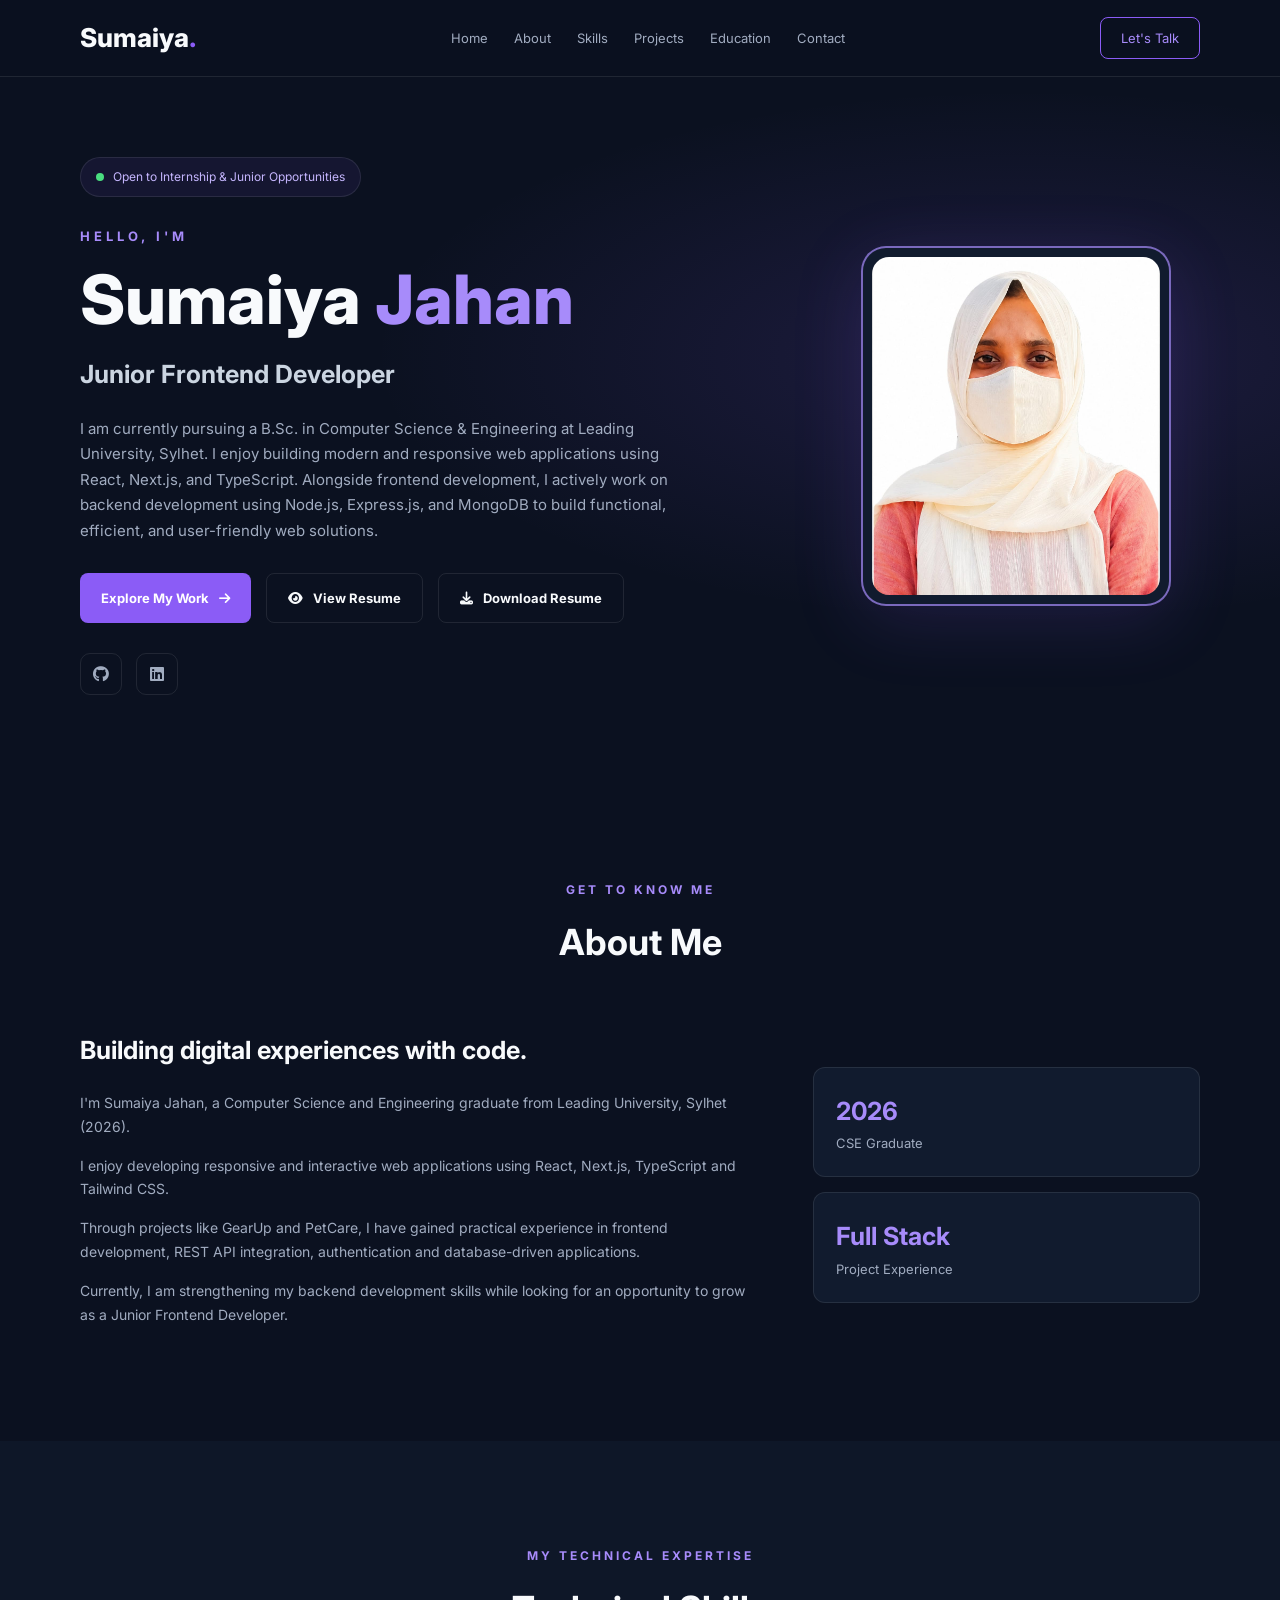
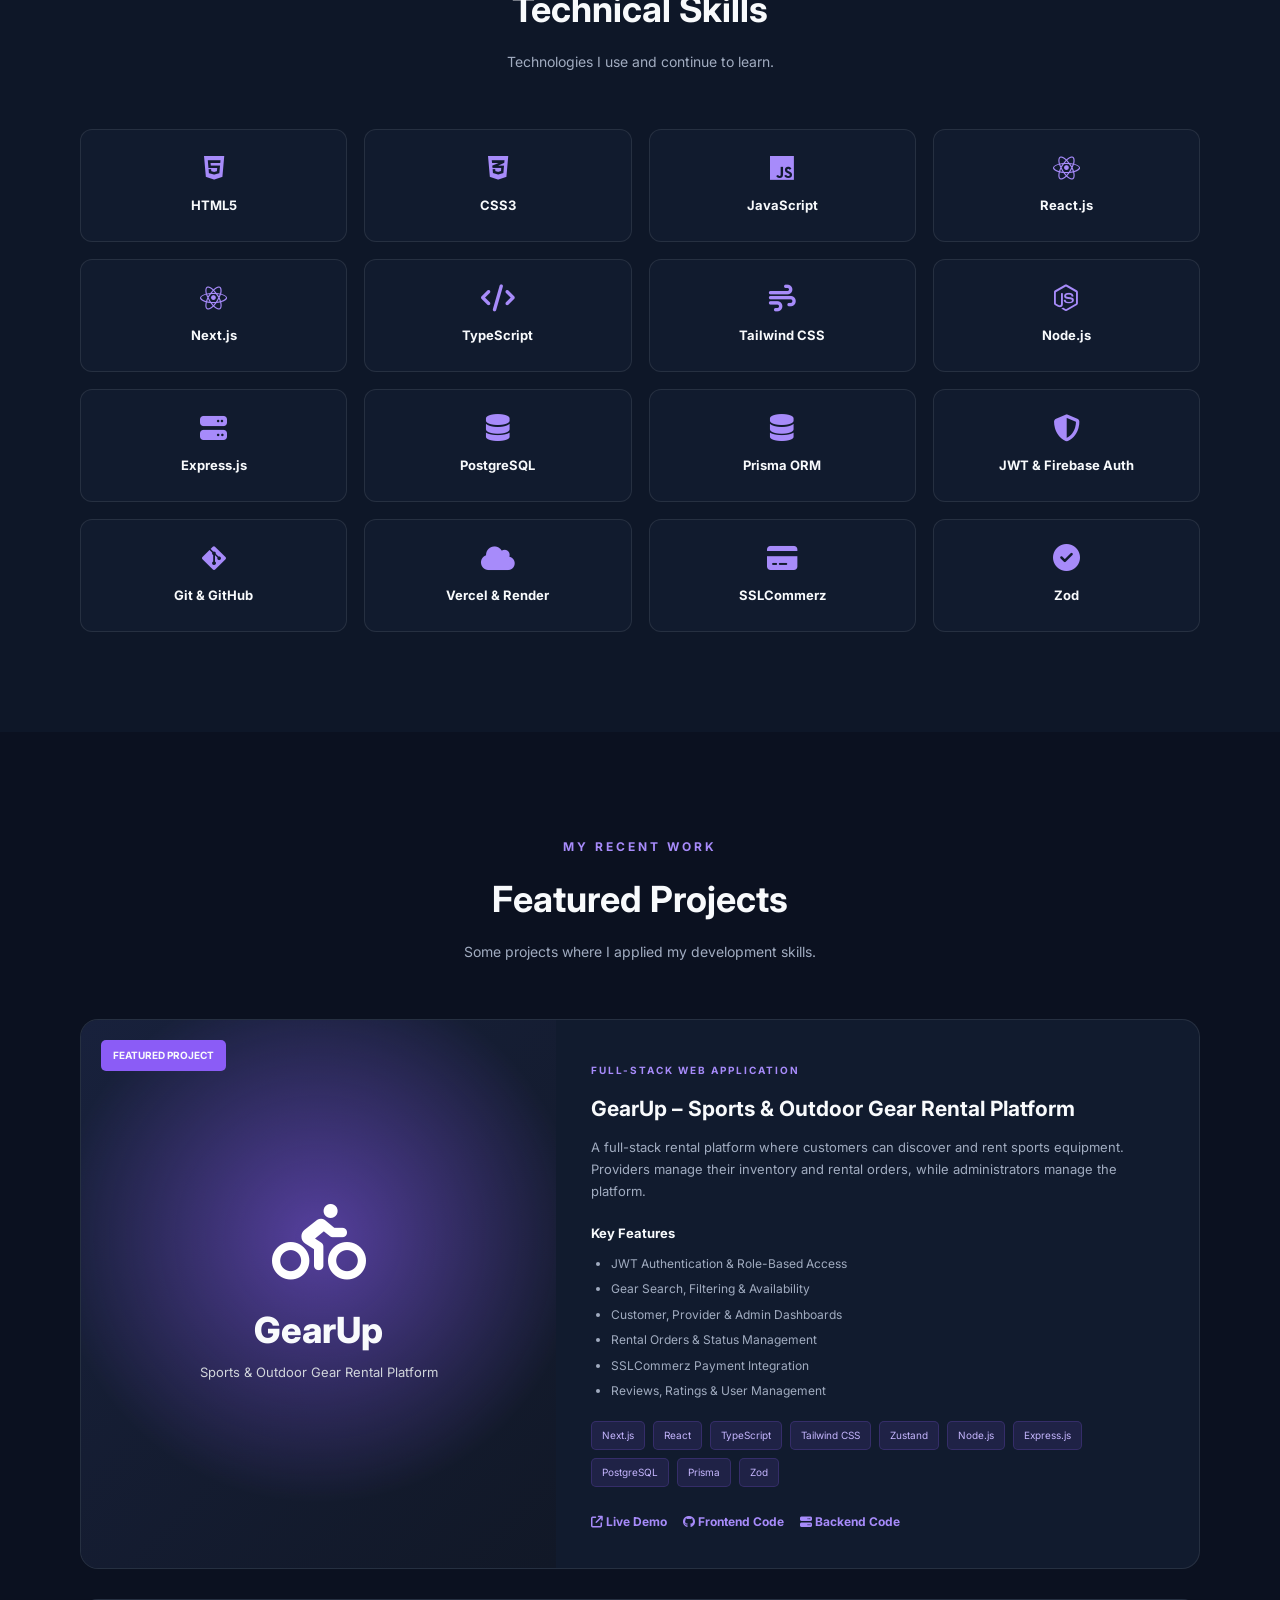
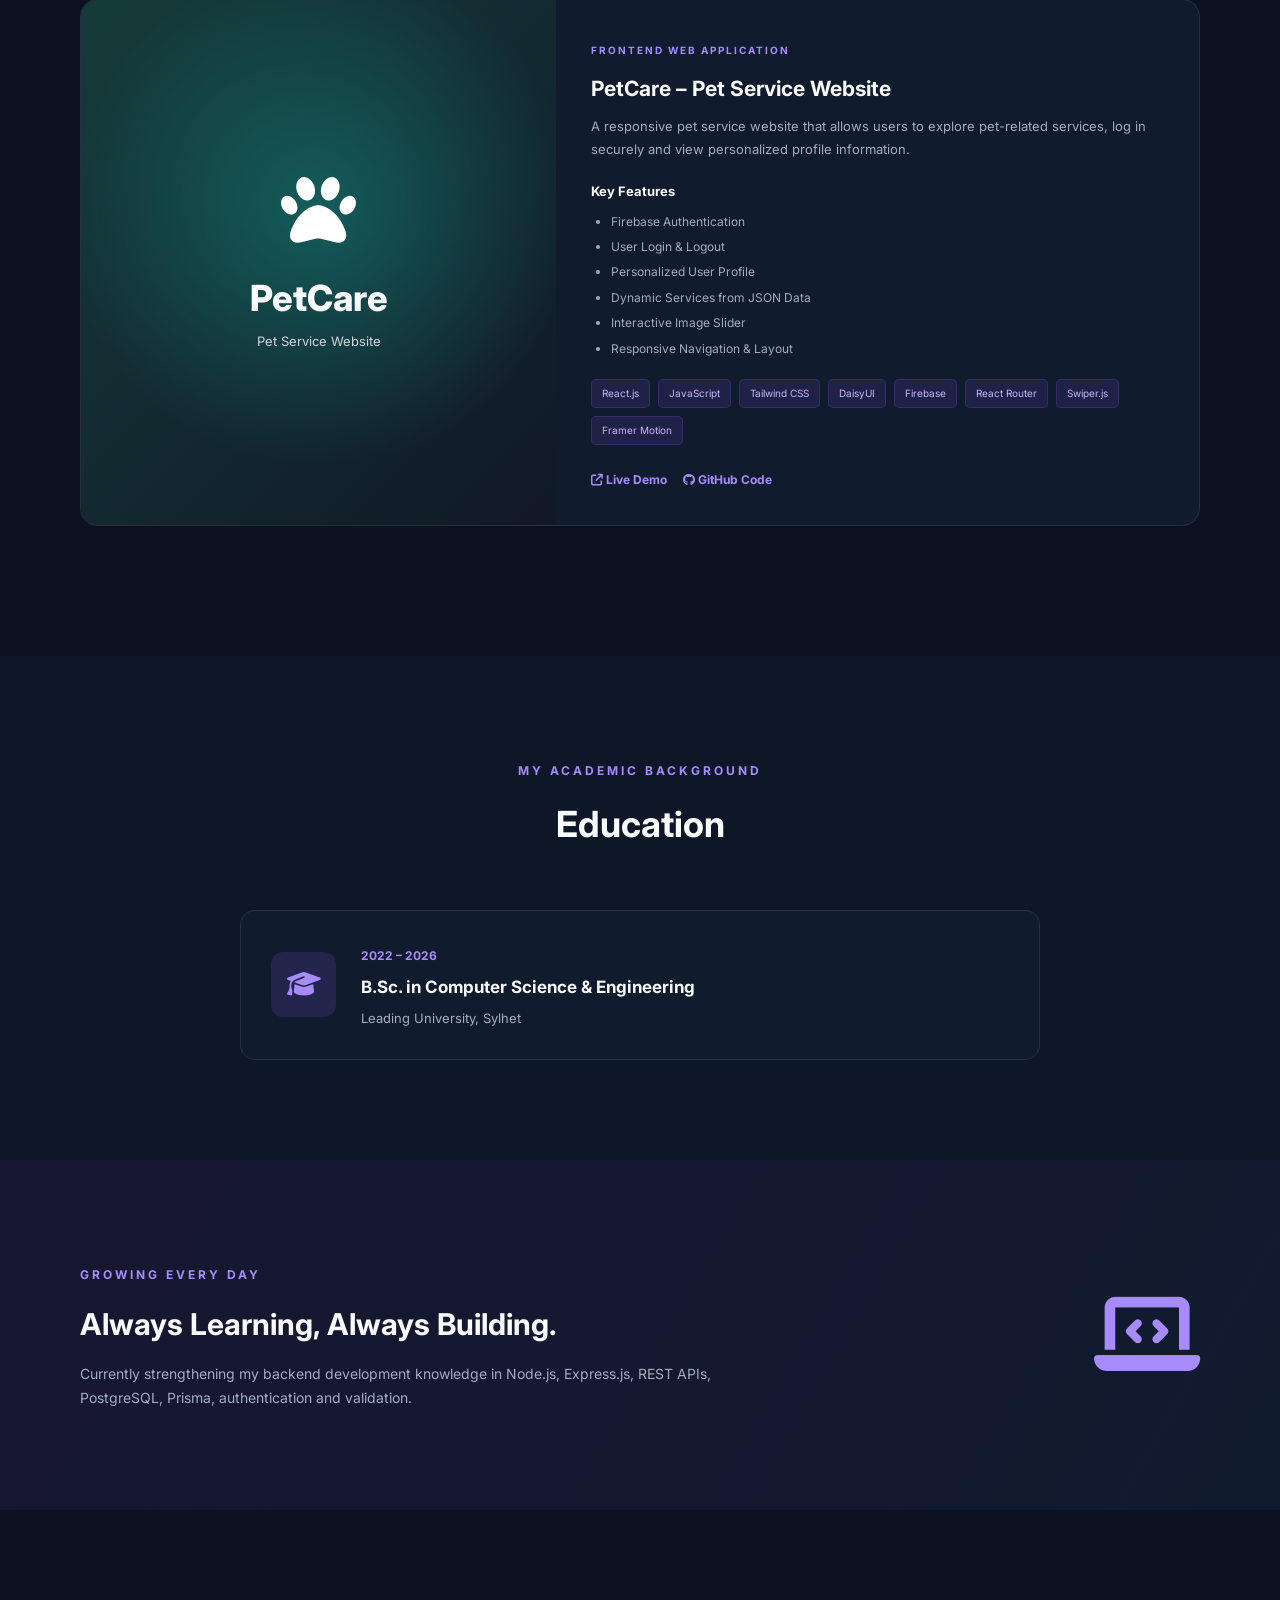
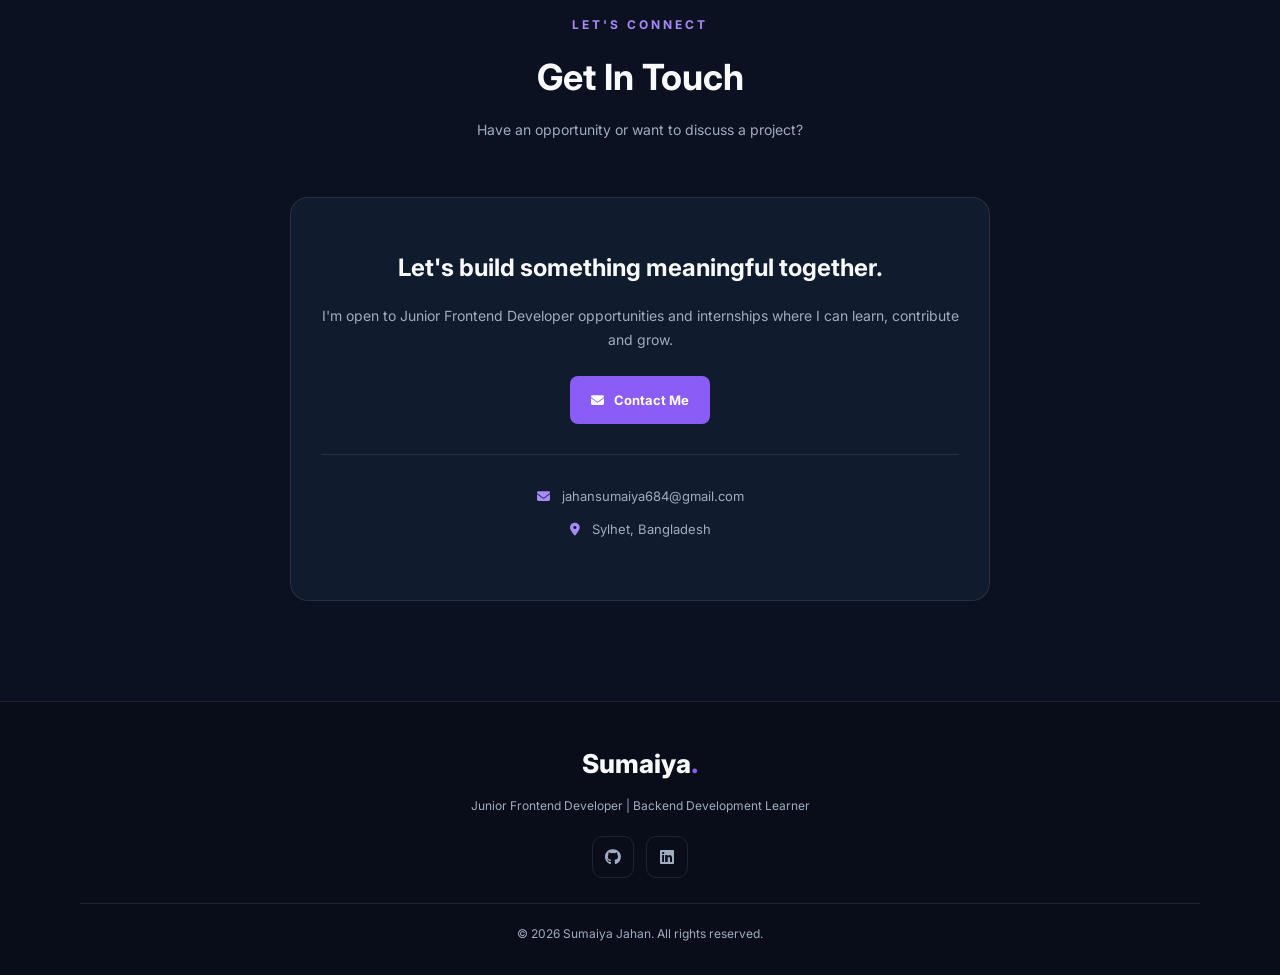
<file: index.html>
<!DOCTYPE html>
<html lang="en">
<head>
  <meta charset="UTF-8">
  <meta name="viewport" content="width=device-width, initial-scale=1.0">

  <title>Sumaiya Jahan | Junior Frontend Developer</title>

  <meta name="description"
    content="Sumaiya Jahan - Junior Frontend Developer. Explore my portfolio, skills and projects.">

  <link rel="preconnect" href="https://fonts.googleapis.com">
  <link rel="preconnect" href="https://fonts.gstatic.com" crossorigin>

  <link href="https://fonts.googleapis.com/css2?family=Inter:wght@400;500;600;700;800&display=swap"
    rel="stylesheet">

  <link rel="stylesheet"
    href="https://cdnjs.cloudflare.com/ajax/libs/font-awesome/6.5.1/css/all.min.css">

  <link rel="stylesheet" href="style.css">
</head>

<body>

  <!-- NAVBAR -->
  <header class="navbar">
    <div class="container nav-container">

      <a href="#home" class="logo">
        Sumaiya<span>.</span>
      </a>

      <nav>
        <a href="#home">Home</a>
        <a href="#about">About</a>
        <a href="#skills">Skills</a>
        <a href="#projects">Projects</a>
        <a href="#education">Education</a>
        <a href="#contact">Contact</a>
      </nav>

      <a href="#contact" class="nav-btn">Let's Talk</a>

    </div>
  </header>


  
<!-- HERO -->
<section class="hero" id="home">
  <div class="container hero-container">

    <div class="hero-content">

      <span class="availability">
        <span class="status-dot"></span>
        Open to Internship & Junior Opportunities
      </span>

      <p class="intro">HELLO, I'M</p>

      <h1>
        Sumaiya <span>Jahan</span>
      </h1>

      <h2>Junior Frontend Developer</h2>

      <p class="hero-description">
        I am currently pursuing a B.Sc. in Computer Science & Engineering
  at Leading University, Sylhet. I enjoy building modern and
  responsive web applications using React, Next.js, and TypeScript.
  Alongside frontend development, I actively work on backend
  development using Node.js, Express.js, and MongoDB to build
  functional, efficient, and user-friendly web solutions.
      </p>

      <div class="hero-buttons">

        <!-- Explore Projects -->
        <a href="#projects" class="btn primary-btn">
          Explore My Work
          <i class="fa-solid fa-arrow-right"></i>
        </a>

        <!-- View Resume -->
        <a
          href="https://drive.google.com/file/d/1mC6A7aaQVfU5iHCkoELsvXGUjsNV6vxe/view?usp=drivesdk"
          class="btn secondary-btn"
          target="_blank"
          rel="noopener noreferrer">
          <i class="fa-solid fa-eye"></i>
          View Resume
        </a>

        <!-- Download Resume -->
        <a
          href="https://drive.google.com/uc?export=download&id=18l-4Nv_-BsLeWYZWY305OT5LPzRdmE5b"
          class="btn secondary-btn"
          target="_blank"
          rel="noopener noreferrer">
          <i class="fa-solid fa-download"></i>
          Download Resume
        </a>

      </div>

      <div class="social-links">

        <a href="https://github.com/Sumaiya1044"
           target="_blank"
           rel="noopener noreferrer"
           aria-label="GitHub">
          <i class="fa-brands fa-github"></i>
        </a>

        <a href="https://www.linkedin.com/in/sumaiya1044/"
   target="_blank"
   rel="noopener noreferrer"
   aria-label="LinkedIn">
  <i class="fa-brands fa-linkedin"></i>
</a>


      </div>

    </div>

    <div class="hero-image">

      <div class="image-frame">
        <img
          src="assets/img.jpg.jpeg"
          alt="Sumaiya Jahan - Junior Frontend Developer">
      </div>

      
    

  
</section>


  <!-- ABOUT -->
  <section class="section" id="about">
    <div class="container">

      <div class="section-heading">
        <span>GET TO KNOW ME</span>
        <h2>About Me</h2>
      </div>

      <div class="about-content">

        <div class="about-text">
          <h3>Building digital experiences with code.</h3>

          <p>
            I'm Sumaiya Jahan, a Computer Science and Engineering
            graduate from Leading University, Sylhet (2026).
          </p>

          <p>
            I enjoy developing responsive and interactive web
            applications using React, Next.js, TypeScript and
            Tailwind CSS.
          </p>

          <p>
            Through projects like GearUp and PetCare, I have gained
            practical experience in frontend development,
            REST API integration, authentication and database-driven
            applications.
          </p>

          <p>
            Currently, I am strengthening my backend development
            skills while looking for an opportunity to grow as a
            Junior Frontend Developer.
          </p>
        </div>

        <div class="about-stats">

          <div class="stat-card">
            <h3>2026</h3>
            <p>CSE Graduate</p>
          </div>

        
          <div class="stat-card">
            <h3>Full Stack</h3>
            <p>Project Experience</p>
          </div>

        </div>

      </div>
    </div>
  </section>


  <!-- SKILLS -->
  <section class="section skills-section" id="skills">
    <div class="container">

      <div class="section-heading">
        <span>MY TECHNICAL EXPERTISE</span>
        <h2>Technical Skills</h2>
        <p>Technologies I use and continue to learn.</p>
      </div>

      <div class="skills-grid">

        <div class="skill-card">
          <i class="fa-brands fa-html5"></i>
          <h3>HTML5</h3>
        </div>

        <div class="skill-card">
          <i class="fa-brands fa-css3-alt"></i>
          <h3>CSS3</h3>
        </div>

        <div class="skill-card">
          <i class="fa-brands fa-js"></i>
          <h3>JavaScript</h3>
        </div>

        <div class="skill-card">
          <i class="fa-brands fa-react"></i>
          <h3>React.js</h3>
        </div>

        <div class="skill-card">
          <i class="fa-brands fa-react"></i>
          <h3>Next.js</h3>
        </div>

        <div class="skill-card">
          <i class="fa-solid fa-code"></i>
          <h3>TypeScript</h3>
        </div>

        <div class="skill-card">
          <i class="fa-solid fa-wind"></i>
          <h3>Tailwind CSS</h3>
        </div>

        <div class="skill-card">
          <i class="fa-brands fa-node-js"></i>
          <h3>Node.js</h3>
        </div>

        <div class="skill-card">
          <i class="fa-solid fa-server"></i>
          <h3>Express.js</h3>
        </div>

        <div class="skill-card">
          <i class="fa-solid fa-database"></i>
          <h3>PostgreSQL</h3>
        </div>

        <div class="skill-card">
          <i class="fa-solid fa-database"></i>
          <h3>Prisma ORM</h3>
        </div>

        <div class="skill-card">
          <i class="fa-solid fa-shield-halved"></i>
          <h3>JWT & Firebase Auth</h3>
        </div>

        <div class="skill-card">
          <i class="fa-brands fa-git-alt"></i>
          <h3>Git & GitHub</h3>
        </div>

        <div class="skill-card">
          <i class="fa-solid fa-cloud"></i>
          <h3>Vercel & Render</h3>
        </div>

        <div class="skill-card">
          <i class="fa-solid fa-credit-card"></i>
          <h3>SSLCommerz</h3>
        </div>

        <div class="skill-card">
          <i class="fa-solid fa-check-circle"></i>
          <h3>Zod</h3>
        </div>

      </div>

    </div>
  </section>


  <!-- PROJECTS -->
  <section class="section" id="projects">
    <div class="container">

      <div class="section-heading">
        <span>MY RECENT WORK</span>
        <h2>Featured Projects</h2>
        <p>Some projects where I applied my development skills.</p>
      </div>


      <!-- GEARUP -->
      <article class="project-card featured-project">

        <div class="project-image gear-image">
          <div class="project-label">FEATURED PROJECT</div>
          <i class="fa-solid fa-person-biking"></i>
          <h3>GearUp</h3>
          <p>Sports & Outdoor Gear Rental Platform</p>
        </div>

        <div class="project-content">

          <span class="project-category">FULL-STACK WEB APPLICATION</span>

          <h3>GearUp – Sports & Outdoor Gear Rental Platform</h3>

          <p>
            A full-stack rental platform where customers can
            discover and rent sports equipment. Providers manage
            their inventory and rental orders, while administrators
            manage the platform.
          </p>

          <h4>Key Features</h4>

          <ul>
            <li>JWT Authentication & Role-Based Access</li>
            <li>Gear Search, Filtering & Availability</li>
            <li>Customer, Provider & Admin Dashboards</li>
            <li>Rental Orders & Status Management</li>
            <li>SSLCommerz Payment Integration</li>
            <li>Reviews, Ratings & User Management</li>
          </ul>

          <div class="tech-stack">
            <span>Next.js</span>
            <span>React</span>
            <span>TypeScript</span>
            <span>Tailwind CSS</span>
            <span>Zustand</span>
            <span>Node.js</span>
            <span>Express.js</span>
            <span>PostgreSQL</span>
            <span>Prisma</span>
            <span>Zod</span>
          </div>

          <div class="project-links">
            <a href="https://gearup-frontend-two.vercel.app/"
               target="_blank"
               rel="noopener noreferrer">
              <i class="fa-solid fa-arrow-up-right-from-square"></i>
              Live Demo
            </a>

            <a href="https://github.com/Sumaiya1044/gearup-frontend"
               target="_blank"
               rel="noopener noreferrer">
              <i class="fa-brands fa-github"></i>
              Frontend Code
            </a>

            <a href="https://github.com/Sumaiya1044/GearUp-Backend"
               target="_blank"
               rel="noopener noreferrer">
              <i class="fa-solid fa-server"></i>
              Backend Code
            </a>
          </div>

        </div>
      </article>


      <!-- PETCARE -->
      <article class="project-card">

        <div class="project-image pet-image">
          <i class="fa-solid fa-paw"></i>
          <h3>PetCare</h3>
          <p>Pet Service Website</p>
        </div>

        <div class="project-content">

          <span class="project-category">FRONTEND WEB APPLICATION</span>

          <h3>PetCare – Pet Service Website</h3>

          <p>
            A responsive pet service website that allows users
            to explore pet-related services, log in securely and
            view personalized profile information.
          </p>

          <h4>Key Features</h4>

          <ul>
            <li>Firebase Authentication</li>
            <li>User Login & Logout</li>
            <li>Personalized User Profile</li>
            <li>Dynamic Services from JSON Data</li>
            <li>Interactive Image Slider</li>
            <li>Responsive Navigation & Layout</li>
          </ul>

          <div class="tech-stack">
            <span>React.js</span>
            <span>JavaScript</span>
            <span>Tailwind CSS</span>
            <span>DaisyUI</span>
            <span>Firebase</span>
            <span>React Router</span>
            <span>Swiper.js</span>
            <span>Framer Motion</span>
          </div>

          <div class="project-links">

            <a href="https://sunny-pothos-a3ccf1.netlify.app/"
               target="_blank"
               rel="noopener noreferrer">
              <i class="fa-solid fa-arrow-up-right-from-square"></i>
              Live Demo
            </a>

            <a href="https://github.com/Sumaiya1044/petCare"
               target="_blank"
               rel="noopener noreferrer">
              <i class="fa-brands fa-github"></i>
              GitHub Code
            </a>

          </div>

        </div>
      </article>

    </div>
  </section>


  <!-- EDUCATION -->
  <section class="section education-section" id="education">
    <div class="container">

      <div class="section-heading">
        <span>MY ACADEMIC BACKGROUND</span>
        <h2>Education</h2>
      </div>

      <div class="education-card">

        <div class="education-icon">
          <i class="fa-solid fa-graduation-cap"></i>
        </div>

        <div>
          <span class="education-year">2022 – 2026</span>
<h3>B.Sc. in Computer Science & Engineering</h3>
<p>Leading University, Sylhet</p>
         
        </div>

      </div>

    </div>
  </section>


  <!-- CURRENT LEARNING -->
  <section class="section learning-section">
    <div class="container learning-content">

      <div>
        <span class="section-kicker">GROWING EVERY DAY</span>
        <h2>Always Learning, Always Building.</h2>
        <p>
          Currently strengthening my backend development
          knowledge in Node.js, Express.js, REST APIs,
          PostgreSQL, Prisma, authentication and validation.
        </p>
      </div>

      <i class="fa-solid fa-laptop-code learning-icon"></i>

    </div>
  </section>


  <!-- CONTACT -->
  <section class="section contact-section" id="contact">
    <div class="container">

      <div class="section-heading">
        <span>LET'S CONNECT</span>
        <h2>Get In Touch</h2>
        <p>Have an opportunity or want to discuss a project?</p>
      </div>

      <div class="contact-card">

        <h3>Let's build something meaningful together.</h3>

        <p>
          I'm open to Junior Frontend Developer opportunities
          and internships where I can learn, contribute and grow.
        </p>

        <a href="mailto:jahansumaiya684@gmail.com"
           class="btn primary-btn">
          <i class="fa-solid fa-envelope"></i>
          Contact Me
        </a>

        <div class="contact-details">
          <p>
            <i class="fa-solid fa-envelope"></i>
            jahansumaiya684@gmail.com
          </p>

          <p>
            <i class="fa-solid fa-location-dot"></i>
            Sylhet, Bangladesh
          </p>
        </div>

      </div>

    </div>
  </section>


  <!-- FOOTER -->
  <footer class="footer">
    <div class="container">

      <h3>Sumaiya<span>.</span></h3>

      <p>Junior Frontend Developer | Backend Development Learner</p>

      <div class="footer-socials">
        <a href="https://github.com/Sumaiya1044"
           target="_blank"
           rel="noopener noreferrer">
          <i class="fa-brands fa-github"></i>
        </a>

        <a href="https://linkedin.com/in/sumaiya1044"
           target="_blank"
           rel="noopener noreferrer">
          <i class="fa-brands fa-linkedin"></i>
        </a>
      </div>

      <p class="copyright">
        © 2026 Sumaiya Jahan. All rights reserved.
      </p>

    </div>
  </footer>

</body>
</html>
</file>
<file: style.css>
:root {
  --bg: #0b1120;
  --surface: #111b2e;
  --surface-light: #17243a;
  --primary: #8b5cf6;
  --secondary: #a78bfa;
  --text: #f8fafc;
  --muted: #a1acc0;
  --border: rgba(255,255,255,0.09);
}

* {
  margin: 0;
  padding: 0;
  box-sizing: border-box;
  scroll-behavior: smooth;
}

body {
  font-family: 'Inter', sans-serif;
  background: var(--bg);
  color: var(--text);
  line-height: 1.7;
}

a {
  text-decoration: none;
  color: inherit;
}

.container {
  width: min(1120px, 90%);
  margin: auto;
}

.section {
  padding: 100px 0;
}

section {
  scroll-margin-top: 85px;
}

/* =========================
   NAVBAR
========================= */

.navbar {
  position: sticky;
  top: 0;
  z-index: 100;
  background: rgba(11,17,32,0.92);
  backdrop-filter: blur(16px);
  border-bottom: 1px solid var(--border);
}

.nav-container {
  min-height: 76px;
  display: flex;
  justify-content: space-between;
  align-items: center;
  gap: 20px;
}

.logo,
.footer h3 {
  font-size: 26px;
  font-weight: 800;
}

.logo span,
.footer h3 span {
  color: var(--primary);
}

.nav-container nav {
  display: flex;
  align-items: center;
  gap: 26px;
}

.nav-container nav a {
  color: var(--muted);
  font-size: 13px;
  transition: 0.3s;
}

.nav-container nav a:hover {
  color: var(--secondary);
}

.nav-btn {
  border: 1px solid var(--primary);
  padding: 9px 20px;
  border-radius: 8px;
  color: var(--secondary);
  font-size: 13px;
  transition: 0.3s;
}

.nav-btn:hover {
  background: var(--primary);
  color: white;
}

/* =========================
   HERO
========================= */

.hero {
  min-height: 660px;
  display: flex;
  align-items: center;
  background:
    radial-gradient(ellipse at 80% 40%,
    rgba(139,92,246,0.15), transparent 45%);
}

.hero-container {
  display: grid;
  grid-template-columns: 1.3fr 0.7fr;
  align-items: center;
  gap: 70px;
  padding: 80px 0;
}

.availability {
  display: inline-flex;
  align-items: center;
  gap: 9px;
  padding: 9px 15px;
  border: 1px solid var(--border);
  border-radius: 30px;
  color: #c4b5fd;
  font-size: 12px;
  margin-bottom: 28px;
  background: rgba(139,92,246,0.08);
}

.status-dot {
  width: 8px;
  height: 8px;
  border-radius: 50%;
  background: #4ade80;
}

.intro {
  color: var(--secondary);
  letter-spacing: 4px;
  font-size: 13px;
  font-weight: 700;
}

.hero h1 {
  font-size: clamp(42px, 6vw, 68px);
  line-height: 1.2;
  margin: 12px 0;
  font-weight: 800;
}

.hero h1 span {
  color: var(--secondary);
}

.hero h2 {
  font-size: 25px;
  color: #cbd5e1;
  margin-bottom: 20px;
}

.hero-description {
  max-width: 590px;
  color: var(--muted);
  font-size: 15px;
}

.hero-buttons {
  display: flex;
  flex-wrap: wrap;
  gap: 15px;
  margin: 30px 0;
}

.btn {
  display: inline-flex;
  align-items: center;
  gap: 10px;
  padding: 13px 21px;
  border-radius: 8px;
  font-size: 13px;
  font-weight: 700;
  transition: 0.3s;
}

.primary-btn {
  background: var(--primary);
  color: white;
}

.primary-btn:hover {
  background: #7c3aed;
  transform: translateY(-3px);
}

.secondary-btn {
  border: 1px solid var(--border);
  color: var(--text);
}

.secondary-btn:hover {
  border-color: var(--primary);
  color: var(--secondary);
}

.social-links {
  display: flex;
  gap: 14px;
}

.social-links a,
.footer-socials a {
  width: 42px;
  height: 42px;
  border: 1px solid var(--border);
  display: grid;
  place-items: center;
  border-radius: 10px;
  color: var(--muted);
  transition: 0.3s;
}

.social-links a:hover,
.footer-socials a:hover {
  color: white;
  background: var(--primary);
  transform: translateY(-4px);
}

/* HERO IMAGE */

.hero-image {
  position: relative;
  display: flex;
  justify-content: center;
}

.image-frame {
  width: 310px;
  height: 360px;
  border: 2px solid rgba(167,139,250,0.7);
  border-radius: 25px;
  overflow: hidden;
  padding: 9px;
  background: var(--surface);
  box-shadow: 0 15px 70px rgba(139,92,246,0.15);
}

.image-frame img {
  width: 100%;
  height: 100%;
  object-fit: cover;
  border-radius: 17px;
}

.floating-card {
  position: absolute;
  bottom: 20px;
  left: -25px;
  background: var(--surface-light);
  border: 1px solid var(--border);
  border-radius: 12px;
  padding: 14px;
  display: flex;
  gap: 12px;
  align-items: center;
  box-shadow: 0 10px 30px rgba(0,0,0,0.3);
}

.floating-card i {
  font-size: 24px;
  color: var(--secondary);
}

.floating-card strong,
.floating-card small {
  display: block;
}

.floating-card strong {
  font-size: 12px;
}

.floating-card small {
  font-size: 10px;
  color: var(--muted);
}

/* =========================
   SECTION HEADINGS
========================= */

.section-heading {
  text-align: center;
  margin-bottom: 55px;
}

.section-heading span,
.section-kicker {
  color: var(--secondary);
  font-size: 12px;
  font-weight: 700;
  letter-spacing: 3px;
}

.section-heading h2 {
  font-size: 36px;
  margin: 10px 0;
}

.section-heading p {
  color: var(--muted);
  font-size: 14px;
}

/* =========================
   ABOUT
========================= */

.about-content {
  display: grid;
  grid-template-columns: 1.4fr 0.8fr;
  gap: 55px;
  align-items: center;
}

.about-text h3 {
  font-size: 25px;
  margin-bottom: 20px;
}

.about-text p {
  color: var(--muted);
  margin-bottom: 15px;
  font-size: 14px;
}

.about-stats {
  display: grid;
  gap: 15px;
}

.stat-card {
  padding: 22px;
  background: var(--surface);
  border: 1px solid var(--border);
  border-radius: 12px;
}

.stat-card h3 {
  color: var(--secondary);
  font-size: 25px;
}

.stat-card p {
  color: var(--muted);
  font-size: 13px;
}

/* =========================
   SKILLS
========================= */

.skills-section,
.education-section {
  background: #0e1728;
}

.skills-grid {
  display: grid;
  grid-template-columns: repeat(4, 1fr);
  gap: 17px;
}

.skill-card {
  padding: 25px 12px;
  text-align: center;
  background: var(--surface);
  border: 1px solid var(--border);
  border-radius: 12px;
  transition: 0.3s;
}

.skill-card i {
  color: var(--secondary);
  font-size: 27px;
  margin-bottom: 12px;
}

.skill-card h3 {
  font-size: 13px;
}

.skill-card:hover {
  transform: translateY(-6px);
  border-color: var(--primary);
  background: var(--surface-light);
}

/* =========================
   PROJECTS
========================= */

.project-card {
  display: grid;
  grid-template-columns: 0.85fr 1.15fr;
  background: var(--surface);
  border: 1px solid var(--border);
  border-radius: 18px;
  overflow: hidden;
  margin-bottom: 30px;
  transition: 0.3s;
}

.project-card:hover {
  border-color: rgba(167,139,250,0.6);
  transform: translateY(-4px);
}

.project-image {
  min-height: 380px;
  display: flex;
  flex-direction: column;
  align-items: center;
  justify-content: center;
  text-align: center;
  position: relative;
  overflow: hidden;
}

.gear-image {
  background:
    radial-gradient(circle at 50% 40%,
    rgba(139,92,246,0.55), transparent 65%),
    linear-gradient(135deg,#18213c,#111827);
}

.pet-image {
  background:
    radial-gradient(circle at 50% 40%,
    rgba(20,184,166,0.35), transparent 65%),
    linear-gradient(135deg,#153b3a,#111827);
}

.project-image > i {
  font-size: 75px;
  margin-bottom: 20px;
  color: white;
}

.project-image h3 {
  font-size: 36px;
  font-weight: 800;
}

.project-image p {
  font-size: 13px;
  color: #d1d5db;
}

.project-label {
  position: absolute;
  top: 20px;
  left: 20px;
  background: var(--primary);
  padding: 7px 12px;
  border-radius: 5px;
  font-size: 10px;
  font-weight: 700;
}

.project-content {
  padding: 35px;
}

.project-category {
  color: var(--secondary);
  font-size: 10px;
  font-weight: 700;
  letter-spacing: 2px;
}

.project-content h3 {
  font-size: 21px;
  line-height: 1.4;
  margin: 12px 0;
}

.project-content > p {
  color: var(--muted);
  font-size: 13px;
  margin-bottom: 20px;
}

.project-content h4 {
  font-size: 13px;
  margin-bottom: 10px;
}

.project-content ul {
  padding-left: 20px;
  color: var(--muted);
  font-size: 12px;
  margin-bottom: 20px;
}

.project-content li {
  margin-bottom: 5px;
}

.tech-stack {
  display: flex;
  flex-wrap: wrap;
  gap: 8px;
  margin-bottom: 25px;
}

.tech-stack span {
  background: rgba(139,92,246,0.12);
  color: #c4b5fd;
  border: 1px solid rgba(139,92,246,0.2);
  padding: 5px 10px;
  border-radius: 5px;
  font-size: 10px;
}

.project-links {
  display: flex;
  flex-wrap: wrap;
  gap: 16px;
}

.project-links a {
  font-size: 12px;
  font-weight: 700;
  color: var(--secondary);
  transition: 0.3s;
}

.project-links a:hover {
  color: white;
}

/* =========================
   EDUCATION
========================= */

.education-card {
  display: flex;
  align-items: center;
  gap: 25px;
  max-width: 800px;
  margin: auto;
  padding: 30px;
  border: 1px solid var(--border);
  background: var(--surface);
  border-radius: 15px;
}

.education-icon {
  width: 65px;
  height: 65px;
  flex-shrink: 0;
  display: grid;
  place-items: center;
  border-radius: 12px;
  background: rgba(139,92,246,0.15);
  color: var(--secondary);
  font-size: 27px;
}

.education-year {
  color: var(--secondary);
  font-size: 12px;
  font-weight: 700;
}

.education-card h3 {
  font-size: 17px;
  margin: 5px 0;
}

.education-card p {
  font-size: 13px;
  color: var(--muted);
}

.education-status {
  display: inline-block;
  color: #4ade80;
  font-size: 11px;
  margin-top: 8px;
}

/* =========================
   LEARNING
========================= */

.learning-section {
  background: linear-gradient(120deg,#171632,#111b2e);
}

.learning-content {
  display: flex;
  align-items: center;
  justify-content: space-between;
  gap: 30px;
}

.learning-content h2 {
  font-size: 30px;
  margin: 12px 0;
}

.learning-content p {
  max-width: 700px;
  font-size: 14px;
  color: var(--muted);
}

.learning-icon {
  font-size: 85px;
  color: var(--secondary);
}

/* =========================
   CONTACT
========================= */

.contact-card {
  max-width: 700px;
  margin: auto;
  text-align: center;
  padding: 50px 30px;
  background: var(--surface);
  border: 1px solid var(--border);
  border-radius: 18px;
}

.contact-card h3 {
  font-size: 24px;
  margin-bottom: 15px;
}

.contact-card > p {
  color: var(--muted);
  font-size: 14px;
  margin-bottom: 25px;
}

.contact-details {
  margin-top: 30px;
  border-top: 1px solid var(--border);
  padding-top: 20px;
}

.contact-details p {
  color: var(--muted);
  font-size: 13px;
  margin: 10px 0;
}

.contact-details i {
  color: var(--secondary);
  margin-right: 8px;
}

/* =========================
   FOOTER
========================= */

.footer {
  text-align: center;
  background: #080d19;
  padding: 40px 0 20px;
  border-top: 1px solid var(--border);
}

.footer > .container > p {
  font-size: 12px;
  color: var(--muted);
  margin: 10px 0;
}

.footer-socials {
  display: flex;
  justify-content: center;
  gap: 12px;
  margin: 20px 0;
}

.copyright {
  border-top: 1px solid var(--border);
  padding-top: 20px;
  margin-top: 25px !important;
}

/* =========================
   RESPONSIVE
========================= */

@media (max-width: 900px) {

  .nav-container nav {
    gap: 12px;
  }

  .nav-container nav a {
    font-size: 11px;
  }

  .hero-container {
    gap: 30px;
  }

  .skills-grid {
    grid-template-columns: repeat(3,1fr);
  }

  .project-card {
    grid-template-columns: 1fr;
  }

  .project-image {
    min-height: 260px;
  }
}

@media (max-width: 650px) {

  .section {
    padding: 70px 0;
  }

  .nav-container {
    flex-wrap: wrap;
    justify-content: center;
    padding: 15px 0;
  }

  .nav-container nav {
    width: 100%;
    justify-content: center;
    flex-wrap: wrap;
    gap: 13px;
  }

  .nav-btn {
    display: none;
  }

  .hero-container {
    grid-template-columns: 1fr;
    text-align: center;
    padding: 65px 0;
  }

  .hero-description {
    margin: auto;
  }

  .hero-buttons,
  .social-links {
    justify-content: center;
  }

  .hero-image {
    margin-top: 30px;
  }

  .image-frame {
    width: 250px;
    height: 290px;
  }

  .floating-card {
    left: 0;
    bottom: 5px;
  }

  .about-content {
    grid-template-columns: 1fr;
  }

  .skills-grid {
    grid-template-columns: repeat(2,1fr);
  }

  .section-heading h2 {
    font-size: 29px;
  }

  .project-content {
    padding: 24px;
  }

  .education-card {
    align-items: flex-start;
    padding: 20px;
  }

  .education-card h3 {
    font-size: 14px;
  }

  .learning-content {
    flex-direction: column;
    text-align: center;
  }

  .learning-icon {
    font-size: 55px;
  }

  .contact-card {
    padding: 35px 20px;
  }
}

@media (prefers-reduced-motion: reduce) {
  *,
  *::before,
  *::after {
    scroll-behavior: auto !important;
    transition-duration: 0.01ms !important;
  }
}
</file>
